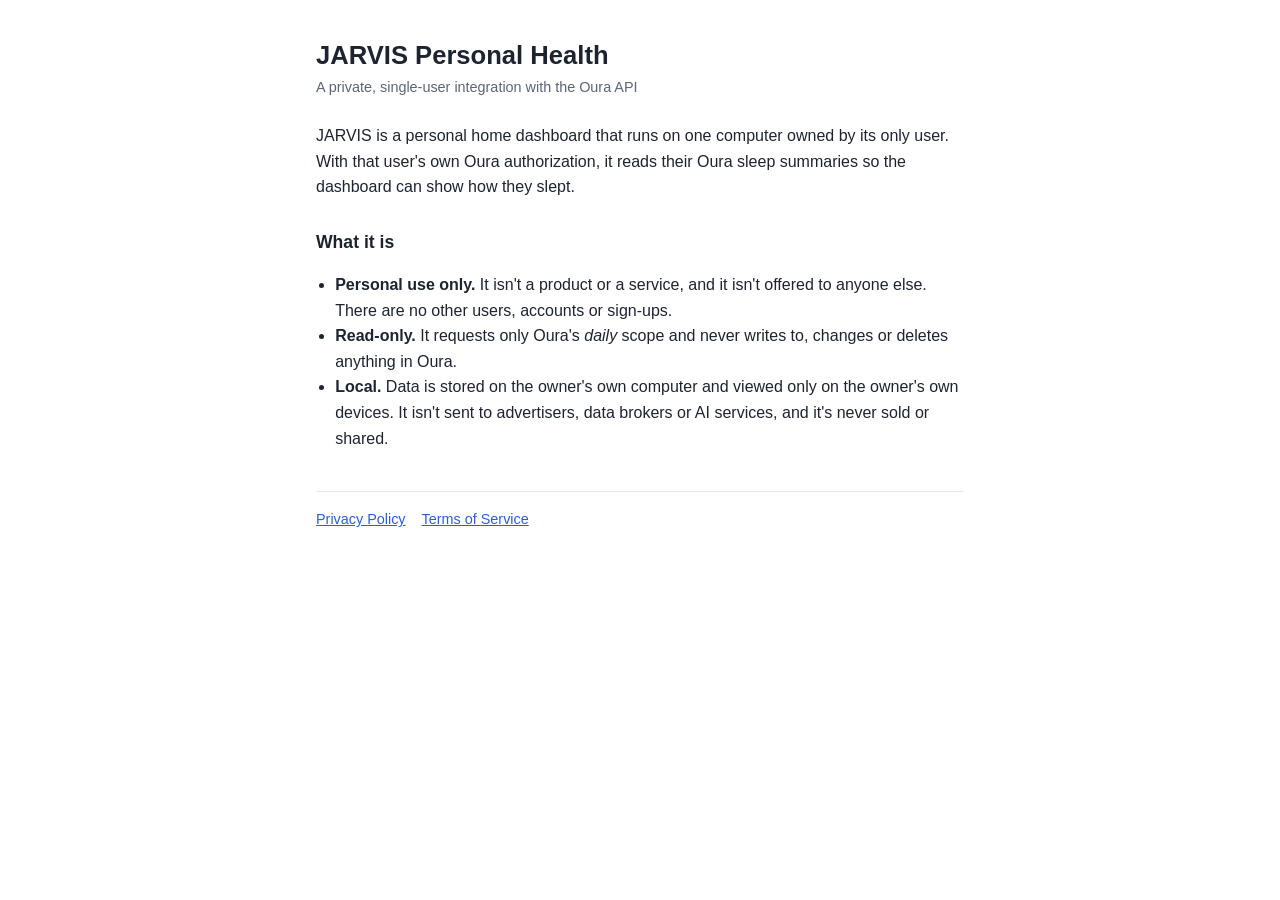
<file: index.html>
<!doctype html>
<html lang="en"><head><meta charset="utf-8"><meta name="viewport" content="width=device-width,initial-scale=1">
<title>JARVIS Personal Health</title><meta name="robots" content="noindex">
<link rel="stylesheet" href="style.css"></head>
<body><main>
<h1>JARVIS Personal Health</h1>
<p class="dim">A private, single-user integration with the Oura API</p>
<p>JARVIS is a personal home dashboard that runs on one computer owned by its only user. With that user's own Oura authorization, it reads their Oura sleep summaries so the dashboard can show how they slept.</p>
<h2>What it is</h2>
<ul>
<li><strong>Personal use only.</strong> It isn't a product or a service, and it isn't offered to anyone else. There are no other users, accounts or sign-ups.</li>
<li><strong>Read-only.</strong> It requests only Oura's <em>daily</em> scope and never writes to, changes or deletes anything in Oura.</li>
<li><strong>Local.</strong> Data is stored on the owner's own computer and viewed only on the owner's own devices. It isn't sent to advertisers, data brokers or AI services, and it's never sold or shared.</li>
</ul>
<nav><a href="privacy.html">Privacy Policy</a><a href="terms.html">Terms of Service</a></nav>
</main></body></html>
</file>
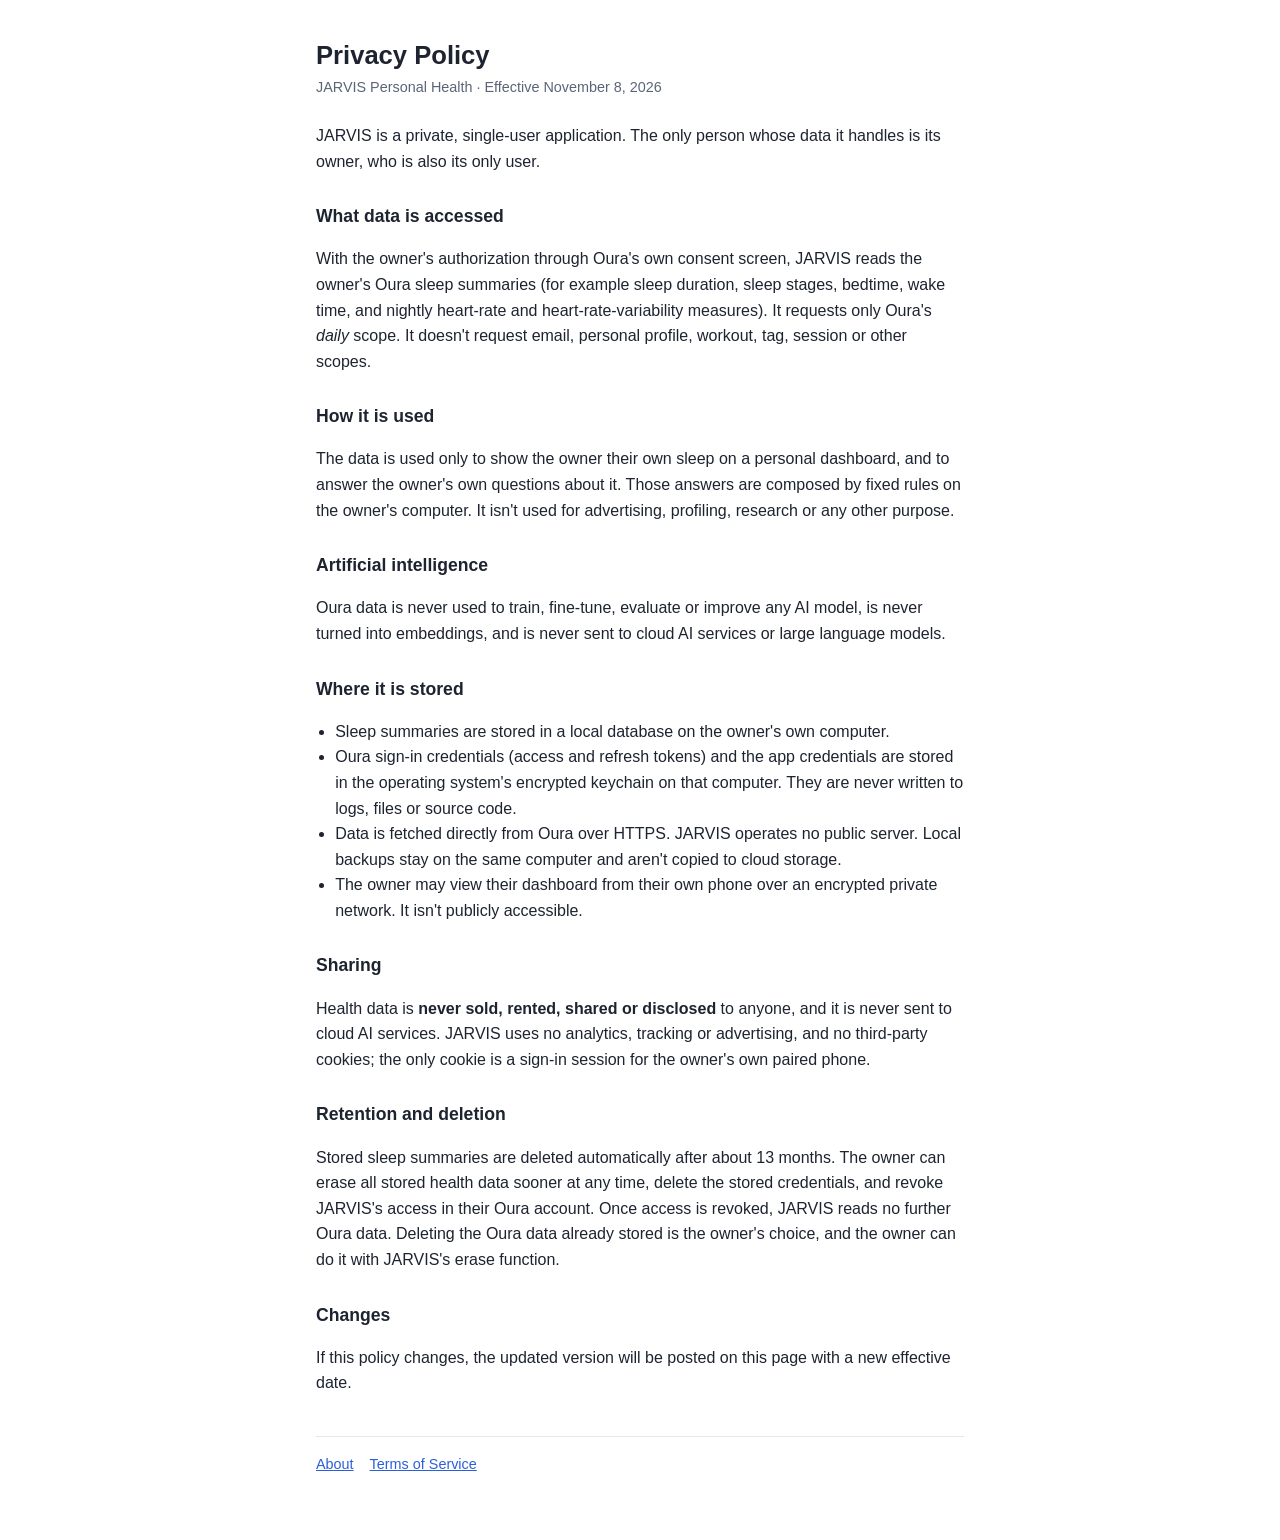
<file: privacy.html>
<!doctype html>
<html lang="en"><head><meta charset="utf-8"><meta name="viewport" content="width=device-width,initial-scale=1">
<title>JARVIS Privacy Policy</title><meta name="robots" content="noindex">
<link rel="stylesheet" href="style.css"></head>
<body><main>
<h1>Privacy Policy</h1>
<p class="dim">JARVIS Personal Health · Effective November 8, 2026</p>
<p>JARVIS is a private, single-user application. The only person whose data it handles is its owner, who is also its only user.</p>
<h2>What data is accessed</h2>
<p>With the owner's authorization through Oura's own consent screen, JARVIS reads the owner's Oura sleep summaries (for example sleep duration, sleep stages, bedtime, wake time, and nightly heart-rate and heart-rate-variability measures). It requests only Oura's <em>daily</em> scope. It doesn't request email, personal profile, workout, tag, session or other scopes.</p>
<h2>How it is used</h2>
<p>The data is used only to show the owner their own sleep on a personal dashboard, and to answer the owner's own questions about it. Those answers are composed by fixed rules on the owner's computer. It isn't used for advertising, profiling, research or any other purpose.</p>
<h2>Artificial intelligence</h2>
<p>Oura data is never used to train, fine-tune, evaluate or improve any AI model, is never turned into embeddings, and is never sent to cloud AI services or large language models.</p>
<h2>Where it is stored</h2>
<ul>
<li>Sleep summaries are stored in a local database on the owner's own computer.</li>
<li>Oura sign-in credentials (access and refresh tokens) and the app credentials are stored in the operating system's encrypted keychain on that computer. They are never written to logs, files or source code.</li>
<li>Data is fetched directly from Oura over HTTPS. JARVIS operates no public server. Local backups stay on the same computer and aren't copied to cloud storage.</li>
<li>The owner may view their dashboard from their own phone over an encrypted private network. It isn't publicly accessible.</li>
</ul>
<h2>Sharing</h2>
<p>Health data is <strong>never sold, rented, shared or disclosed</strong> to anyone, and it is never sent to cloud AI services. JARVIS uses no analytics, tracking or advertising, and no third-party cookies; the only cookie is a sign-in session for the owner's own paired phone.</p>
<h2>Retention and deletion</h2>
<p>Stored sleep summaries are deleted automatically after about 13 months. The owner can erase all stored health data sooner at any time, delete the stored credentials, and revoke JARVIS's access in their Oura account. Once access is revoked, JARVIS reads no further Oura data. Deleting the Oura data already stored is the owner's choice, and the owner can do it with JARVIS's erase function.</p>
<h2>Changes</h2>
<p>If this policy changes, the updated version will be posted on this page with a new effective date.</p>
<nav><a href="index.html">About</a><a href="terms.html">Terms of Service</a></nav>
</main></body></html>
</file>
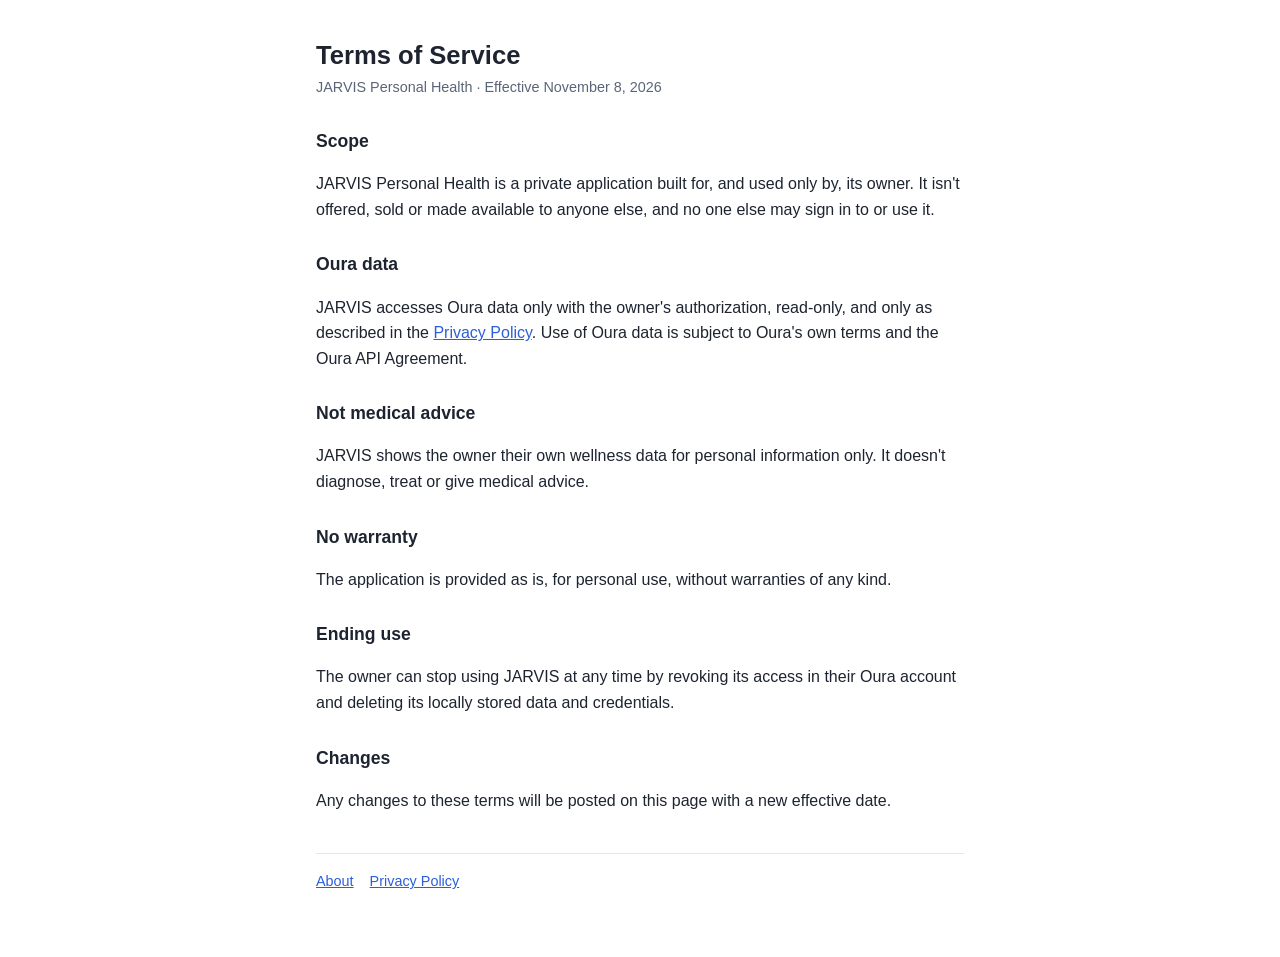
<file: terms.html>
<!doctype html>
<html lang="en"><head><meta charset="utf-8"><meta name="viewport" content="width=device-width,initial-scale=1">
<title>JARVIS Terms of Service</title><meta name="robots" content="noindex">
<link rel="stylesheet" href="style.css"></head>
<body><main>
<h1>Terms of Service</h1>
<p class="dim">JARVIS Personal Health · Effective November 8, 2026</p>
<h2>Scope</h2>
<p>JARVIS Personal Health is a private application built for, and used only by, its owner. It isn't offered, sold or made available to anyone else, and no one else may sign in to or use it.</p>
<h2>Oura data</h2>
<p>JARVIS accesses Oura data only with the owner's authorization, read-only, and only as described in the <a href="privacy.html">Privacy Policy</a>. Use of Oura data is subject to Oura's own terms and the Oura API Agreement.</p>
<h2>Not medical advice</h2>
<p>JARVIS shows the owner their own wellness data for personal information only. It doesn't diagnose, treat or give medical advice.</p>
<h2>No warranty</h2>
<p>The application is provided as is, for personal use, without warranties of any kind.</p>
<h2>Ending use</h2>
<p>The owner can stop using JARVIS at any time by revoking its access in their Oura account and deleting its locally stored data and credentials.</p>
<h2>Changes</h2>
<p>Any changes to these terms will be posted on this page with a new effective date.</p>
<nav><a href="index.html">About</a><a href="privacy.html">Privacy Policy</a></nav>
</main></body></html>
</file>
<file: style.css>
:root{--bg:#ffffff;--text:#1d2430;--dim:#5b6577;--line:#e3e7ee;--accent:#2b5fd9}
@media (prefers-color-scheme:dark){:root{--bg:#11151c;--text:#e6ebf2;--dim:#9aa6b8;--line:#263040;--accent:#7aa5ff}}
*{box-sizing:border-box}
body{margin:0;background:var(--bg);color:var(--text);font:16px/1.6 -apple-system,BlinkMacSystemFont,"Segoe UI",Helvetica,Arial,sans-serif}
main{max-width:680px;margin:0 auto;padding:40px 16px 64px}
h1{font-size:1.6rem;line-height:1.25;margin:0 0 4px}
h2{font-size:1.1rem;margin:28px 0 6px}
p,li{color:var(--text)} .dim{color:var(--dim);font-size:.9rem;margin:0 0 24px}
ul{padding-left:1.2rem} a{color:var(--accent)}
nav{border-top:1px solid var(--line);margin-top:40px;padding-top:16px;font-size:.9rem;display:flex;gap:16px;flex-wrap:wrap}
</file>
